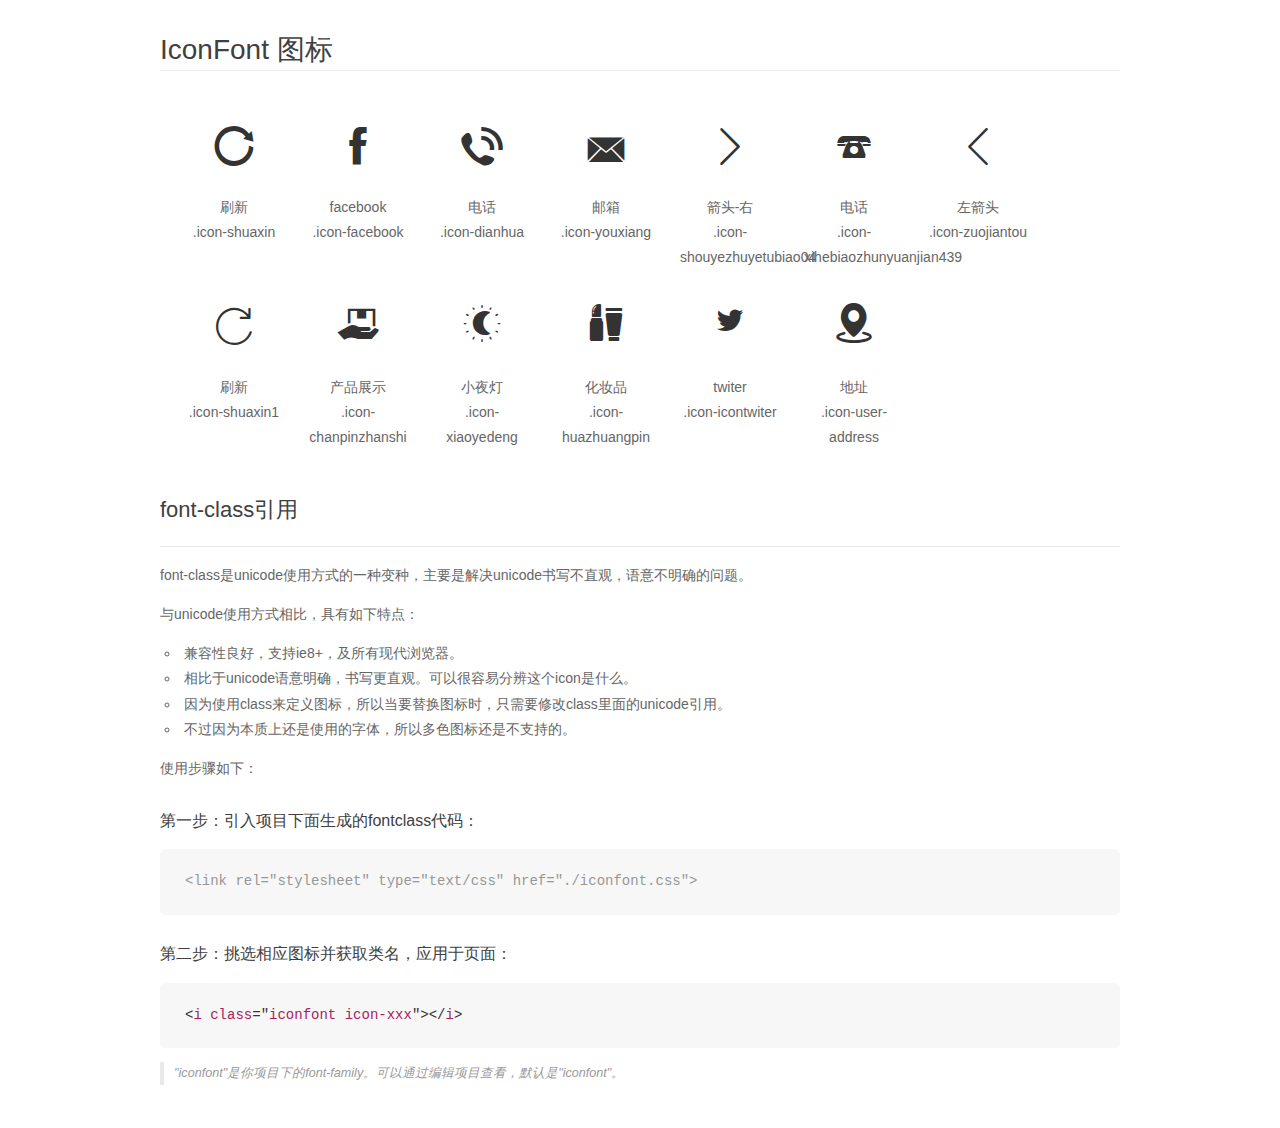
<file: font/demo_fontclass.html>
<!DOCTYPE html>
<html>
<head>
    <meta charset="utf-8"/>
    <title>IconFont</title>
    <link rel="stylesheet" href="demo.css">
    <link rel="stylesheet" href="iconfont.css">
</head>
<body>
    <div class="main markdown">
        <h1>IconFont 图标</h1>
        <ul class="icon_lists clear">
            
                <li>
                <i class="icon iconfont icon-shuaxin"></i>
                    <div class="name">刷新</div>
                    <div class="fontclass">.icon-shuaxin</div>
                </li>
            
                <li>
                <i class="icon iconfont icon-facebook"></i>
                    <div class="name">facebook</div>
                    <div class="fontclass">.icon-facebook</div>
                </li>
            
                <li>
                <i class="icon iconfont icon-dianhua"></i>
                    <div class="name">电话</div>
                    <div class="fontclass">.icon-dianhua</div>
                </li>
            
                <li>
                <i class="icon iconfont icon-youxiang"></i>
                    <div class="name">邮箱</div>
                    <div class="fontclass">.icon-youxiang</div>
                </li>
            
                <li>
                <i class="icon iconfont icon-shouyezhuyetubiao04"></i>
                    <div class="name">箭头-右</div>
                    <div class="fontclass">.icon-shouyezhuyetubiao04</div>
                </li>
            
                <li>
                <i class="icon iconfont icon-xihebiaozhunyuanjian439"></i>
                    <div class="name">电话</div>
                    <div class="fontclass">.icon-xihebiaozhunyuanjian439</div>
                </li>
            
                <li>
                <i class="icon iconfont icon-zuojiantou"></i>
                    <div class="name">左箭头</div>
                    <div class="fontclass">.icon-zuojiantou</div>
                </li>
            
                <li>
                <i class="icon iconfont icon-shuaxin1"></i>
                    <div class="name">刷新</div>
                    <div class="fontclass">.icon-shuaxin1</div>
                </li>
            
                <li>
                <i class="icon iconfont icon-chanpinzhanshi"></i>
                    <div class="name">产品展示</div>
                    <div class="fontclass">.icon-chanpinzhanshi</div>
                </li>
            
                <li>
                <i class="icon iconfont icon-xiaoyedeng"></i>
                    <div class="name">小夜灯</div>
                    <div class="fontclass">.icon-xiaoyedeng</div>
                </li>
            
                <li>
                <i class="icon iconfont icon-huazhuangpin"></i>
                    <div class="name">化妆品</div>
                    <div class="fontclass">.icon-huazhuangpin</div>
                </li>
            
                <li>
                <i class="icon iconfont icon-icontwiter"></i>
                    <div class="name">twiter</div>
                    <div class="fontclass">.icon-icontwiter</div>
                </li>
            
                <li>
                <i class="icon iconfont icon-user-address"></i>
                    <div class="name">地址</div>
                    <div class="fontclass">.icon-user-address</div>
                </li>
            
        </ul>

        <h2 id="font-class-">font-class引用</h2>
        <hr>

        <p>font-class是unicode使用方式的一种变种，主要是解决unicode书写不直观，语意不明确的问题。</p>
        <p>与unicode使用方式相比，具有如下特点：</p>
        <ul>
        <li>兼容性良好，支持ie8+，及所有现代浏览器。</li>
        <li>相比于unicode语意明确，书写更直观。可以很容易分辨这个icon是什么。</li>
        <li>因为使用class来定义图标，所以当要替换图标时，只需要修改class里面的unicode引用。</li>
        <li>不过因为本质上还是使用的字体，所以多色图标还是不支持的。</li>
        </ul>
        <p>使用步骤如下：</p>
        <h3 id="-fontclass-">第一步：引入项目下面生成的fontclass代码：</h3>


        <pre><code class="lang-js hljs javascript"><span class="hljs-comment">&lt;link rel="stylesheet" type="text/css" href="./iconfont.css"&gt;</span></code></pre>
        <h3 id="-">第二步：挑选相应图标并获取类名，应用于页面：</h3>
        <pre><code class="lang-css hljs">&lt;<span class="hljs-selector-tag">i</span> <span class="hljs-selector-tag">class</span>="<span class="hljs-selector-tag">iconfont</span> <span class="hljs-selector-tag">icon-xxx</span>"&gt;&lt;/<span class="hljs-selector-tag">i</span>&gt;</code></pre>
        <blockquote>
        <p>"iconfont"是你项目下的font-family。可以通过编辑项目查看，默认是"iconfont"。</p>
        </blockquote>
    </div>
</body>
</html>
</file>
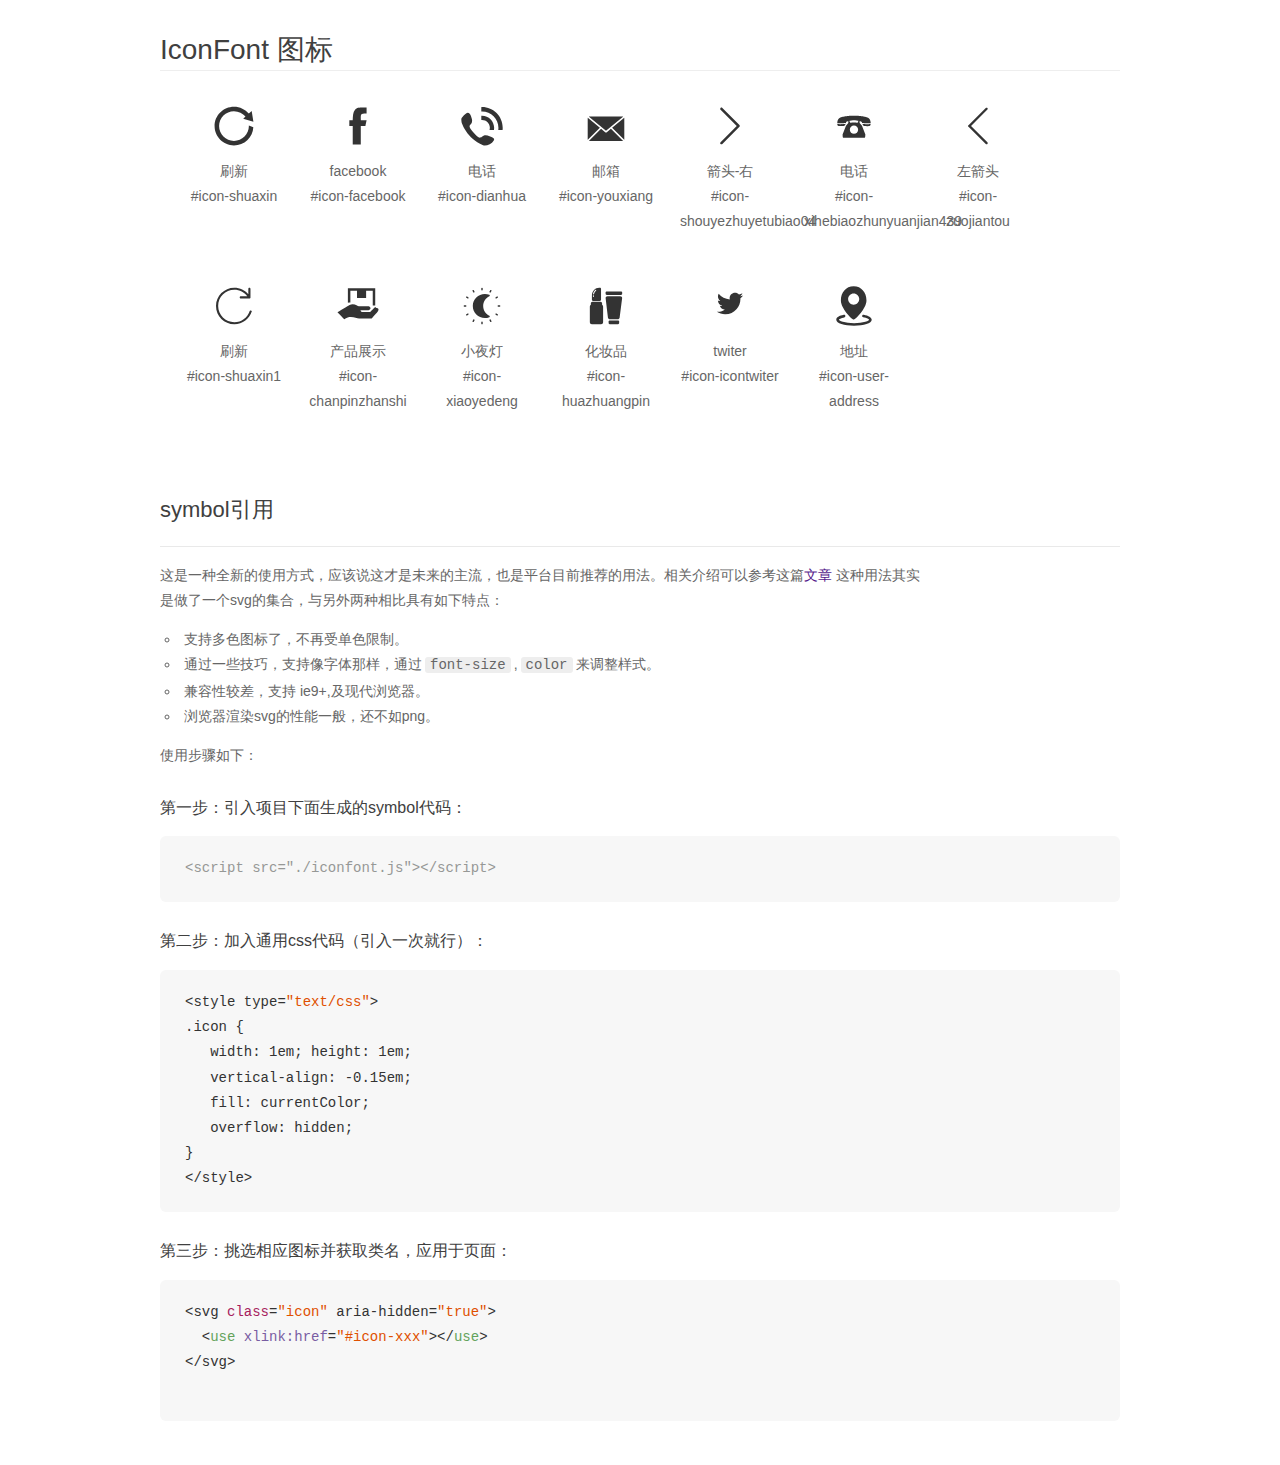
<file: font/demo_symbol.html>
<!DOCTYPE html>
<html>
<head>
    <meta charset="utf-8"/>
    <title>IconFont</title>
    <link rel="stylesheet" href="demo.css">
    <script src="iconfont.js"></script>

    <style type="text/css">
        .icon {
          /* 通过设置 font-size 来改变图标大小 */
          width: 1em; height: 1em;
          /* 图标和文字相邻时，垂直对齐 */
          vertical-align: -0.15em;
          /* 通过设置 color 来改变 SVG 的颜色/fill */
          fill: currentColor;
          /* path 和 stroke 溢出 viewBox 部分在 IE 下会显示
             normalize.css 中也包含这行 */
          overflow: hidden;
        }

    </style>
</head>
<body>
    <div class="main markdown">
        <h1>IconFont 图标</h1>
        <ul class="icon_lists clear">
            
                <li>
                    <svg class="icon" aria-hidden="true">
                        <use xlink:href="#icon-shuaxin"></use>
                    </svg>
                    <div class="name">刷新</div>
                    <div class="fontclass">#icon-shuaxin</div>
                </li>
            
                <li>
                    <svg class="icon" aria-hidden="true">
                        <use xlink:href="#icon-facebook"></use>
                    </svg>
                    <div class="name">facebook</div>
                    <div class="fontclass">#icon-facebook</div>
                </li>
            
                <li>
                    <svg class="icon" aria-hidden="true">
                        <use xlink:href="#icon-dianhua"></use>
                    </svg>
                    <div class="name">电话</div>
                    <div class="fontclass">#icon-dianhua</div>
                </li>
            
                <li>
                    <svg class="icon" aria-hidden="true">
                        <use xlink:href="#icon-youxiang"></use>
                    </svg>
                    <div class="name">邮箱</div>
                    <div class="fontclass">#icon-youxiang</div>
                </li>
            
                <li>
                    <svg class="icon" aria-hidden="true">
                        <use xlink:href="#icon-shouyezhuyetubiao04"></use>
                    </svg>
                    <div class="name">箭头-右</div>
                    <div class="fontclass">#icon-shouyezhuyetubiao04</div>
                </li>
            
                <li>
                    <svg class="icon" aria-hidden="true">
                        <use xlink:href="#icon-xihebiaozhunyuanjian439"></use>
                    </svg>
                    <div class="name">电话</div>
                    <div class="fontclass">#icon-xihebiaozhunyuanjian439</div>
                </li>
            
                <li>
                    <svg class="icon" aria-hidden="true">
                        <use xlink:href="#icon-zuojiantou"></use>
                    </svg>
                    <div class="name">左箭头</div>
                    <div class="fontclass">#icon-zuojiantou</div>
                </li>
            
                <li>
                    <svg class="icon" aria-hidden="true">
                        <use xlink:href="#icon-shuaxin1"></use>
                    </svg>
                    <div class="name">刷新</div>
                    <div class="fontclass">#icon-shuaxin1</div>
                </li>
            
                <li>
                    <svg class="icon" aria-hidden="true">
                        <use xlink:href="#icon-chanpinzhanshi"></use>
                    </svg>
                    <div class="name">产品展示</div>
                    <div class="fontclass">#icon-chanpinzhanshi</div>
                </li>
            
                <li>
                    <svg class="icon" aria-hidden="true">
                        <use xlink:href="#icon-xiaoyedeng"></use>
                    </svg>
                    <div class="name">小夜灯</div>
                    <div class="fontclass">#icon-xiaoyedeng</div>
                </li>
            
                <li>
                    <svg class="icon" aria-hidden="true">
                        <use xlink:href="#icon-huazhuangpin"></use>
                    </svg>
                    <div class="name">化妆品</div>
                    <div class="fontclass">#icon-huazhuangpin</div>
                </li>
            
                <li>
                    <svg class="icon" aria-hidden="true">
                        <use xlink:href="#icon-icontwiter"></use>
                    </svg>
                    <div class="name">twiter</div>
                    <div class="fontclass">#icon-icontwiter</div>
                </li>
            
                <li>
                    <svg class="icon" aria-hidden="true">
                        <use xlink:href="#icon-user-address"></use>
                    </svg>
                    <div class="name">地址</div>
                    <div class="fontclass">#icon-user-address</div>
                </li>
            
        </ul>


        <h2 id="symbol-">symbol引用</h2>
        <hr>

        <p>这是一种全新的使用方式，应该说这才是未来的主流，也是平台目前推荐的用法。相关介绍可以参考这篇<a href="">文章</a>
        这种用法其实是做了一个svg的集合，与另外两种相比具有如下特点：</p>
        <ul>
          <li>支持多色图标了，不再受单色限制。</li>
          <li>通过一些技巧，支持像字体那样，通过<code>font-size</code>,<code>color</code>来调整样式。</li>
          <li>兼容性较差，支持 ie9+,及现代浏览器。</li>
          <li>浏览器渲染svg的性能一般，还不如png。</li>
        </ul>
        <p>使用步骤如下：</p>
        <h3 id="-symbol-">第一步：引入项目下面生成的symbol代码：</h3>
        <pre><code class="lang-js hljs javascript"><span class="hljs-comment">&lt;script src="./iconfont.js"&gt;&lt;/script&gt;</span></code></pre>
        <h3 id="-css-">第二步：加入通用css代码（引入一次就行）：</h3>
        <pre><code class="lang-js hljs javascript">&lt;style type=<span class="hljs-string">"text/css"</span>&gt;
.icon {
   width: <span class="hljs-number">1</span>em; height: <span class="hljs-number">1</span>em;
   vertical-align: <span class="hljs-number">-0.15</span>em;
   fill: currentColor;
   overflow: hidden;
}
&lt;<span class="hljs-regexp">/style&gt;</span></code></pre>
        <h3 id="-">第三步：挑选相应图标并获取类名，应用于页面：</h3>
        <pre><code class="lang-js hljs javascript">&lt;svg <span class="hljs-class"><span class="hljs-keyword">class</span></span>=<span class="hljs-string">"icon"</span> aria-hidden=<span class="hljs-string">"true"</span>&gt;<span class="xml"><span class="hljs-tag">
  &lt;<span class="hljs-name">use</span> <span class="hljs-attr">xlink:href</span>=<span class="hljs-string">"#icon-xxx"</span>&gt;</span><span class="hljs-tag">&lt;/<span class="hljs-name">use</span>&gt;</span>
</span>&lt;<span class="hljs-regexp">/svg&gt;
        </span></code></pre>
    </div>
</body>
</html>
</file>
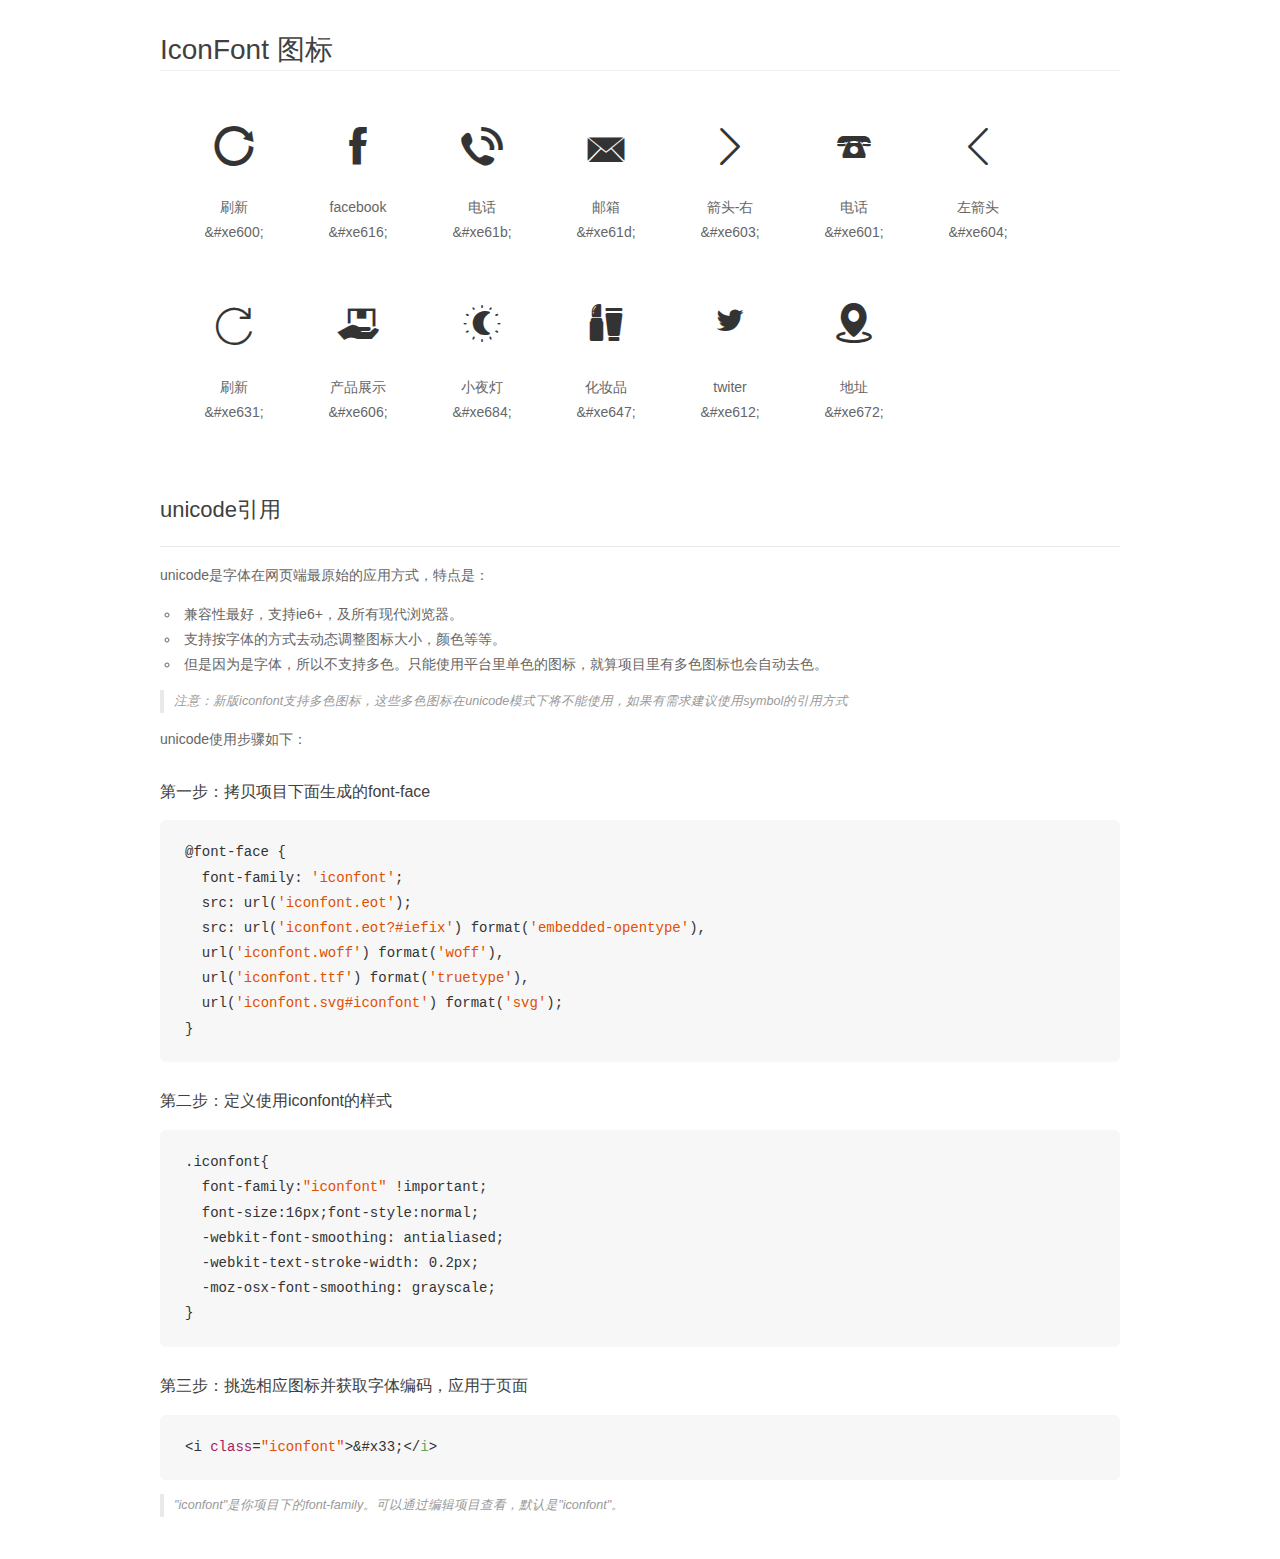
<file: font/demo_unicode.html>
<!DOCTYPE html>
<html>
<head>
    <meta charset="utf-8"/>
    <title>IconFont</title>
    <link rel="stylesheet" href="demo.css">

    <style type="text/css">

        @font-face {font-family: "iconfont";
          src: url('iconfont.eot'); /* IE9*/
          src: url('iconfont.eot#iefix') format('embedded-opentype'), /* IE6-IE8 */
          url('iconfont.woff') format('woff'), /* chrome, firefox */
          url('iconfont.ttf') format('truetype'), /* chrome, firefox, opera, Safari, Android, iOS 4.2+*/
          url('iconfont.svg#iconfont') format('svg'); /* iOS 4.1- */
        }

        .iconfont {
          font-family:"iconfont" !important;
          font-size:16px;
          font-style:normal;
          -webkit-font-smoothing: antialiased;
          -webkit-text-stroke-width: 0.2px;
          -moz-osx-font-smoothing: grayscale;
        }

    </style>
</head>
<body>
    <div class="main markdown">
        <h1>IconFont 图标</h1>
        <ul class="icon_lists clear">
            
                <li>
                <i class="icon iconfont">&#xe600;</i>
                    <div class="name">刷新</div>
                    <div class="code">&amp;#xe600;</div>
                </li>
            
                <li>
                <i class="icon iconfont">&#xe616;</i>
                    <div class="name">facebook</div>
                    <div class="code">&amp;#xe616;</div>
                </li>
            
                <li>
                <i class="icon iconfont">&#xe61b;</i>
                    <div class="name">电话</div>
                    <div class="code">&amp;#xe61b;</div>
                </li>
            
                <li>
                <i class="icon iconfont">&#xe61d;</i>
                    <div class="name">邮箱</div>
                    <div class="code">&amp;#xe61d;</div>
                </li>
            
                <li>
                <i class="icon iconfont">&#xe603;</i>
                    <div class="name">箭头-右</div>
                    <div class="code">&amp;#xe603;</div>
                </li>
            
                <li>
                <i class="icon iconfont">&#xe601;</i>
                    <div class="name">电话</div>
                    <div class="code">&amp;#xe601;</div>
                </li>
            
                <li>
                <i class="icon iconfont">&#xe604;</i>
                    <div class="name">左箭头</div>
                    <div class="code">&amp;#xe604;</div>
                </li>
            
                <li>
                <i class="icon iconfont">&#xe631;</i>
                    <div class="name">刷新</div>
                    <div class="code">&amp;#xe631;</div>
                </li>
            
                <li>
                <i class="icon iconfont">&#xe606;</i>
                    <div class="name">产品展示</div>
                    <div class="code">&amp;#xe606;</div>
                </li>
            
                <li>
                <i class="icon iconfont">&#xe684;</i>
                    <div class="name">小夜灯</div>
                    <div class="code">&amp;#xe684;</div>
                </li>
            
                <li>
                <i class="icon iconfont">&#xe647;</i>
                    <div class="name">化妆品</div>
                    <div class="code">&amp;#xe647;</div>
                </li>
            
                <li>
                <i class="icon iconfont">&#xe612;</i>
                    <div class="name">twiter</div>
                    <div class="code">&amp;#xe612;</div>
                </li>
            
                <li>
                <i class="icon iconfont">&#xe672;</i>
                    <div class="name">地址</div>
                    <div class="code">&amp;#xe672;</div>
                </li>
            
        </ul>
        <h2 id="unicode-">unicode引用</h2>
        <hr>

        <p>unicode是字体在网页端最原始的应用方式，特点是：</p>
        <ul>
        <li>兼容性最好，支持ie6+，及所有现代浏览器。</li>
        <li>支持按字体的方式去动态调整图标大小，颜色等等。</li>
        <li>但是因为是字体，所以不支持多色。只能使用平台里单色的图标，就算项目里有多色图标也会自动去色。</li>
        </ul>
        <blockquote>
        <p>注意：新版iconfont支持多色图标，这些多色图标在unicode模式下将不能使用，如果有需求建议使用symbol的引用方式</p>
        </blockquote>
        <p>unicode使用步骤如下：</p>
        <h3 id="-font-face">第一步：拷贝项目下面生成的font-face</h3>
        <pre><code class="lang-js hljs javascript">@font-face {
  font-family: <span class="hljs-string">'iconfont'</span>;
  src: url(<span class="hljs-string">'iconfont.eot'</span>);
  src: url(<span class="hljs-string">'iconfont.eot?#iefix'</span>) format(<span class="hljs-string">'embedded-opentype'</span>),
  url(<span class="hljs-string">'iconfont.woff'</span>) format(<span class="hljs-string">'woff'</span>),
  url(<span class="hljs-string">'iconfont.ttf'</span>) format(<span class="hljs-string">'truetype'</span>),
  url(<span class="hljs-string">'iconfont.svg#iconfont'</span>) format(<span class="hljs-string">'svg'</span>);
}
</code></pre>
        <h3 id="-iconfont-">第二步：定义使用iconfont的样式</h3>
        <pre><code class="lang-js hljs javascript">.iconfont{
  font-family:<span class="hljs-string">"iconfont"</span> !important;
  font-size:<span class="hljs-number">16</span>px;font-style:normal;
  -webkit-font-smoothing: antialiased;
  -webkit-text-stroke-width: <span class="hljs-number">0.2</span>px;
  -moz-osx-font-smoothing: grayscale;
}
</code></pre>
        <h3 id="-">第三步：挑选相应图标并获取字体编码，应用于页面</h3>
        <pre><code class="lang-js hljs javascript">&lt;i <span class="hljs-class"><span class="hljs-keyword">class</span></span>=<span class="hljs-string">"iconfont"</span>&gt;&amp;#x33;<span class="xml"><span class="hljs-tag">&lt;/<span class="hljs-name">i</span>&gt;</span></span></code></pre>

        <blockquote>
        <p>"iconfont"是你项目下的font-family。可以通过编辑项目查看，默认是"iconfont"。</p>
        </blockquote>
    </div>


</body>
</html>
</file>
<file: font/iconfont.css>
@font-face {font-family: "iconfont";
  src: url('iconfont.eot?t=1482680259056'); /* IE9*/
  src: url('iconfont.eot?t=1482680259056#iefix') format('embedded-opentype'), /* IE6-IE8 */
  url('iconfont.woff?t=1482680259056') format('woff'), /* chrome, firefox */
  url('iconfont.ttf?t=1482680259056') format('truetype'), /* chrome, firefox, opera, Safari, Android, iOS 4.2+*/
  url('iconfont.svg?t=1482680259056#iconfont') format('svg'); /* iOS 4.1- */
}

.iconfont {
  font-family:"iconfont" !important;
  font-size:16px;
  font-style:normal;
  -webkit-font-smoothing: antialiased;
  -moz-osx-font-smoothing: grayscale;
}

.icon-shuaxin:before { content: "\e600"; }

.icon-facebook:before { content: "\e616"; }

.icon-dianhua:before { content: "\e61b"; }

.icon-youxiang:before { content: "\e61d"; }

.icon-shouyezhuyetubiao04:before { content: "\e603"; }

.icon-xihebiaozhunyuanjian439:before { content: "\e601"; }

.icon-zuojiantou:before { content: "\e604"; }

.icon-shuaxin1:before { content: "\e631"; }

.icon-chanpinzhanshi:before { content: "\e606"; }

.icon-xiaoyedeng:before { content: "\e684"; }

.icon-huazhuangpin:before { content: "\e647"; }

.icon-icontwiter:before { content: "\e612"; }

.icon-user-address:before { content: "\e672"; }
</file>
<file: font/demo.css>
*{margin: 0;padding: 0;list-style: none;}
/*
KISSY CSS Reset
理念：1. reset 的目的不是清除浏览器的默认样式，这仅是部分工作。清除和重置是紧密不可分的。
2. reset 的目的不是让默认样式在所有浏览器下一致，而是减少默认样式有可能带来的问题。
3. reset 期望提供一套普适通用的基础样式。但没有银弹，推荐根据具体需求，裁剪和修改后再使用。
特色：1. 适应中文；2. 基于最新主流浏览器。
维护：玉伯<lifesinger@gmail.com>, 正淳<ragecarrier@gmail.com>
 */

/** 清除内外边距 **/
body, h1, h2, h3, h4, h5, h6, hr, p, blockquote, /* structural elements 结构元素 */
dl, dt, dd, ul, ol, li, /* list elements 列表元素 */
pre, /* text formatting elements 文本格式元素 */
form, fieldset, legend, button, input, textarea, /* form elements 表单元素 */
th, td /* table elements 表格元素 */ {
  margin: 0;
  padding: 0;
}

/** 设置默认字体 **/
body,
button, input, select, textarea /* for ie */ {
  font: 12px/1.5 tahoma, arial, \5b8b\4f53, sans-serif;
}
h1, h2, h3, h4, h5, h6 { font-size: 100%; }
address, cite, dfn, em, var { font-style: normal; } /* 将斜体扶正 */
code, kbd, pre, samp { font-family: courier new, courier, monospace; } /* 统一等宽字体 */
small { font-size: 12px; } /* 小于 12px 的中文很难阅读，让 small 正常化 */

/** 重置列表元素 **/
ul, ol { list-style: none; }

/** 重置文本格式元素 **/
a { text-decoration: none; }
a:hover { text-decoration: underline; }


/** 重置表单元素 **/
legend { color: #000; } /* for ie6 */
fieldset, img { border: 0; } /* img 搭车：让链接里的 img 无边框 */
button, input, select, textarea { font-size: 100%; } /* 使得表单元素在 ie 下能继承字体大小 */
/* 注：optgroup 无法扶正 */

/** 重置表格元素 **/
table { border-collapse: collapse; border-spacing: 0; }

/* 清除浮动 */
.ks-clear:after, .clear:after {
  content: '\20';
  display: block;
  height: 0;
  clear: both;
}
.ks-clear, .clear {
  *zoom: 1;
}

.main {
  padding: 30px 100px;
width: 960px;
margin: 0 auto;
}
.main h1{font-size:36px; color:#333; text-align:left;margin-bottom:30px; border-bottom: 1px solid #eee;}

.helps{margin-top:40px;}
.helps pre{
  padding:20px;
  margin:10px 0;
  border:solid 1px #e7e1cd;
  background-color: #fffdef;
  overflow: auto;
}

.icon_lists{
  width: 100% !important;

}

.icon_lists li{
  float:left;
  width: 100px;
  height:180px;
  text-align: center;
  list-style: none !important;
}
.icon_lists .icon{
  font-size: 42px;
  line-height: 100px;
  margin: 10px 0;
  color:#333;
  -webkit-transition: font-size 0.25s ease-out 0s;
  -moz-transition: font-size 0.25s ease-out 0s;
  transition: font-size 0.25s ease-out 0s;

}
.icon_lists .icon:hover{
  font-size: 100px;
}



.markdown {
  color: #666;
  font-size: 14px;
  line-height: 1.8;
}

.highlight {
  line-height: 1.5;
}

.markdown img {
  vertical-align: middle;
  max-width: 100%;
}

.markdown h1 {
  color: #404040;
  font-weight: 500;
  line-height: 40px;
  margin-bottom: 24px;
}

.markdown h2,
.markdown h3,
.markdown h4,
.markdown h5,
.markdown h6 {
  color: #404040;
  margin: 1.6em 0 0.6em 0;
  font-weight: 500;
  clear: both;
}

.markdown h1 {
  font-size: 28px;
}

.markdown h2 {
  font-size: 22px;
}

.markdown h3 {
  font-size: 16px;
}

.markdown h4 {
  font-size: 14px;
}

.markdown h5 {
  font-size: 12px;
}

.markdown h6 {
  font-size: 12px;
}

.markdown hr {
  height: 1px;
  border: 0;
  background: #e9e9e9;
  margin: 16px 0;
  clear: both;
}

.markdown p,
.markdown pre {
  margin: 1em 0;
}

.markdown > p,
.markdown > blockquote,
.markdown > .highlight,
.markdown > ol,
.markdown > ul {
  width: 80%;
}

.markdown ul > li {
  list-style: circle;
}

.markdown > ul li,
.markdown blockquote ul > li {
  margin-left: 20px;
  padding-left: 4px;
}

.markdown > ul li p,
.markdown > ol li p {
  margin: 0.6em 0;
}

.markdown ol > li {
  list-style: decimal;
}

.markdown > ol li,
.markdown blockquote ol > li {
  margin-left: 20px;
  padding-left: 4px;
}

.markdown code {
  margin: 0 3px;
  padding: 0 5px;
  background: #eee;
  border-radius: 3px;
}

.markdown pre {
  border-radius: 6px;
  background: #f7f7f7;
  padding: 20px;
}

.markdown pre code {
  border: none;
  background: #f7f7f7;
  margin: 0;
}

.markdown strong,
.markdown b {
  font-weight: 600;
}

.markdown > table {
  border-collapse: collapse;
  border-spacing: 0px;
  empty-cells: show;
  border: 1px solid #e9e9e9;
  width: 95%;
  margin-bottom: 24px;
}

.markdown > table th {
  white-space: nowrap;
  color: #333;
  font-weight: 600;

}

.markdown > table th,
.markdown > table td {
  border: 1px solid #e9e9e9;
  padding: 8px 16px;
  text-align: left;
}

.markdown > table th {
  background: #F7F7F7;
}

.markdown blockquote {
  font-size: 90%;
  color: #999;
  border-left: 4px solid #e9e9e9;
  padding-left: 0.8em;
  margin: 1em 0;
  font-style: italic;
}

.markdown blockquote p {
  margin: 0;
}

.markdown .anchor {
  opacity: 0;
  transition: opacity 0.3s ease;
  margin-left: 8px;
}

.markdown .waiting {
  color: #ccc;
}

.markdown h1:hover .anchor,
.markdown h2:hover .anchor,
.markdown h3:hover .anchor,
.markdown h4:hover .anchor,
.markdown h5:hover .anchor,
.markdown h6:hover .anchor {
  opacity: 1;
  display: inline-block;
}

.markdown > br,
.markdown > p > br {
  clear: both;
}


.hljs {
  display: block;
  background: white;
  padding: 0.5em;
  color: #333333;
  overflow-x: auto;
}

.hljs-comment,
.hljs-meta {
  color: #969896;
}

.hljs-string,
.hljs-variable,
.hljs-template-variable,
.hljs-strong,
.hljs-emphasis,
.hljs-quote {
  color: #df5000;
}

.hljs-keyword,
.hljs-selector-tag,
.hljs-type {
  color: #a71d5d;
}

.hljs-literal,
.hljs-symbol,
.hljs-bullet,
.hljs-attribute {
  color: #0086b3;
}

.hljs-section,
.hljs-name {
  color: #63a35c;
}

.hljs-tag {
  color: #333333;
}

.hljs-title,
.hljs-attr,
.hljs-selector-id,
.hljs-selector-class,
.hljs-selector-attr,
.hljs-selector-pseudo {
  color: #795da3;
}

.hljs-addition {
  color: #55a532;
  background-color: #eaffea;
}

.hljs-deletion {
  color: #bd2c00;
  background-color: #ffecec;
}

.hljs-link {
  text-decoration: underline;
}

pre{
  background: #fff;
}
</file>
